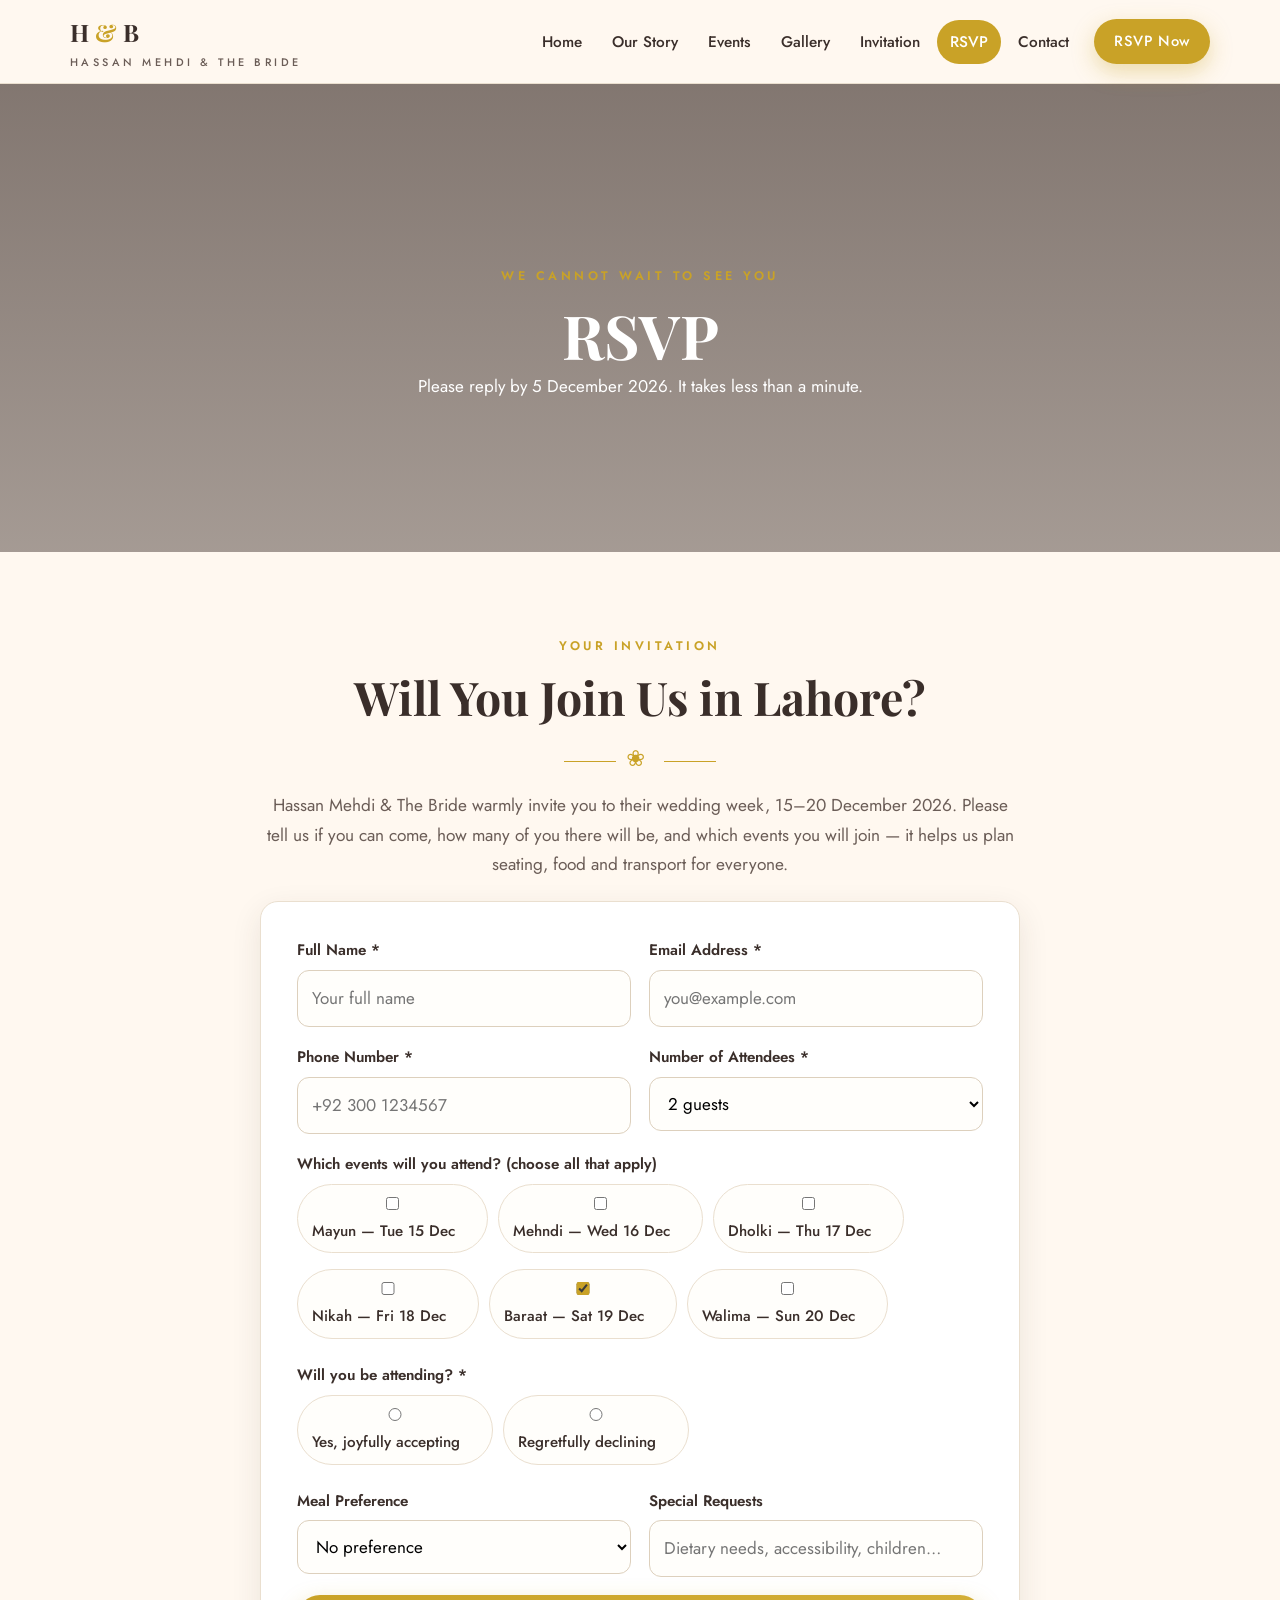
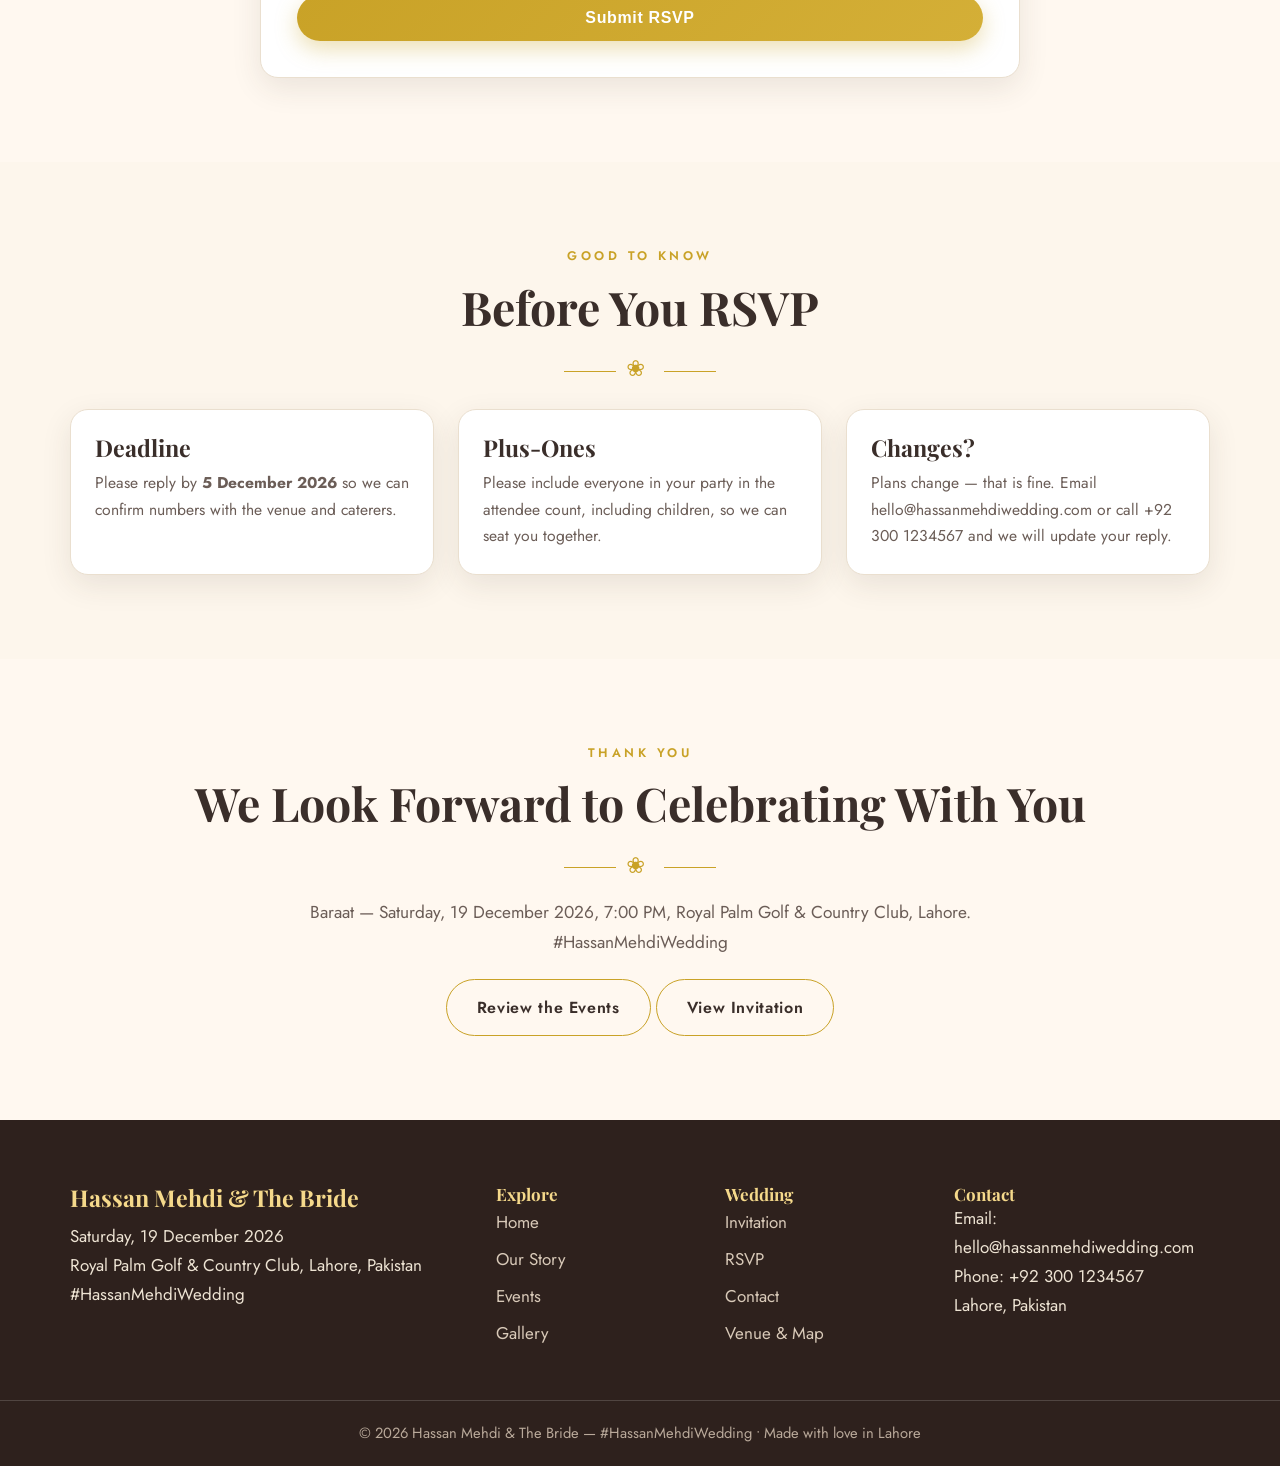
<file: rsvp.html>
<!DOCTYPE html>
<html lang="en">
<head>
<meta charset="utf-8">
<meta name="viewport" content="width=device-width, initial-scale=1">
<title>RSVP — Hassan Mehdi &amp; The Bride Wedding | 19 December 2026</title>
<meta name="description" content="RSVP for the wedding of Hassan Mehdi & The Bride, 15-20 December 2026 in Lahore. Confirm your attendance, choose your events, guests and meal preference.">
<link rel="preconnect" href="https://fonts.googleapis.com"><link rel="preconnect" href="https://fonts.gstatic.com" crossorigin>
<link href="https://fonts.googleapis.com/css2?family=Playfair+Display:ital,wght@0,600;0,700;1,600&family=Jost:wght@400;500;600&display=swap" rel="stylesheet">
<link rel="stylesheet" href="assets/css/style.css">
</head>
<body>
<header class="site-header"><div class="nav-wrap">
<a class="logo" href="index.html">H <span>&amp;</span> B<small>Hassan Mehdi &amp; The Bride</small></a>
<button class="hamburger" id="hamburger" aria-label="Open menu" aria-expanded="false">☰</button>
<nav class="main-nav" id="mainNav" aria-label="Main navigation"><a href="index.html">Home</a><a href="story.html">Our Story</a><a href="events.html">Events</a><a href="gallery.html">Gallery</a><a href="invitation.html">Invitation</a><a href="rsvp.html">RSVP</a><a href="contact.html">Contact</a><a class="btn small nav-cta" href="rsvp.html">RSVP Now</a></nav>
</div></header>
<main>
<section class="page-hero" style="background-image:url('https://images.unsplash.com/photo-1519225421980-715cb0215aed?q=80&w=1600&auto=format&fit=crop')"><div class="hero-inner"><p class="eyebrow">We Cannot Wait to See You</p><h1>RSVP</h1><p>Please reply by 5 December 2026. It takes less than a minute.</p></div></section>

<section class="section"><div class="container">
<p class="eyebrow reveal">Your Invitation</p><h2 class="reveal">Will You Join Us in Lahore?</h2><div class="divider">❀</div>
<p class="lead reveal">Hassan Mehdi &amp; The Bride warmly invite you to their wedding week, 15–20 December 2026. Please tell us if you can come, how many of you there will be, and which events you will join — it helps us plan seating, food and transport for everyone.</p>
<div class="note mt reveal" id="savedRsvp" style="display:none;max-width:760px;margin-left:auto;margin-right:auto"></div>

<form class="form-card mt reveal" id="rsvpForm" novalidate>
<div class="form-row">
<div class="field"><label for="rsvpName">Full Name *</label><input id="rsvpName" name="name" type="text" placeholder="Your full name" autocomplete="name" required><p class="error">Please enter your full name.</p></div>
<div class="field"><label for="rsvpEmail">Email Address *</label><input id="rsvpEmail" name="email" type="email" placeholder="you@example.com" autocomplete="email" required><p class="error">Please enter a valid email address.</p></div>
</div>
<div class="form-row">
<div class="field"><label for="rsvpPhone">Phone Number *</label><input id="rsvpPhone" name="phone" type="tel" placeholder="+92 300 1234567" autocomplete="tel" required><p class="error">Please enter a phone number with at least 10 digits.</p></div>
<div class="field"><label for="rsvpGuests">Number of Attendees *</label><select id="rsvpGuests" name="guests"><option value="1">1 guest</option><option value="2" selected>2 guests</option><option value="3">3 guests</option><option value="4">4 guests</option><option value="5">5 guests</option><option value="6">6 guests</option></select></div>
</div>
<div class="field"><label>Which events will you attend? (choose all that apply)</label><div class="checks">
<label><input type="checkbox" name="rsvpEvents" value="Mayun — Tue 15 Dec"> Mayun — Tue 15 Dec</label>
<label><input type="checkbox" name="rsvpEvents" value="Mehndi — Wed 16 Dec"> Mehndi — Wed 16 Dec</label>
<label><input type="checkbox" name="rsvpEvents" value="Dholki — Thu 17 Dec"> Dholki — Thu 17 Dec</label>
<label><input type="checkbox" name="rsvpEvents" value="Nikah — Fri 18 Dec"> Nikah — Fri 18 Dec</label>
<label><input type="checkbox" name="rsvpEvents" value="Baraat — Sat 19 Dec" checked> Baraat — Sat 19 Dec</label>
<label><input type="checkbox" name="rsvpEvents" value="Walima — Sun 20 Dec"> Walima — Sun 20 Dec</label>
</div></div>
<div class="field" id="attendingField"><label>Will you be attending? *</label><div class="checks">
<label><input type="radio" name="attending" value="yes"> Yes, joyfully accepting</label>
<label><input type="radio" name="attending" value="no"> Regretfully declining</label>
</div><p class="error">Please choose Yes or No.</p></div>
<div class="form-row">
<div class="field"><label for="rsvpMeal">Meal Preference</label><select id="rsvpMeal" name="meal"><option value="">No preference</option><option>Vegetarian</option><option>Non-vegetarian</option><option>Vegan</option><option>Halal — no preference</option></select></div>
<div class="field"><label for="rsvpRequests">Special Requests</label><input id="rsvpRequests" name="requests" type="text" placeholder="Dietary needs, accessibility, children…"></div>
</div>
<button class="btn" type="submit" style="width:100%">Submit RSVP</button>
<div class="success" id="rsvpSuccess" role="status"><strong>Thank you — your RSVP has been received!</strong><p id="rsvpSummary" style="margin-top:8px"></p><p style="margin-top:8px;color:var(--ink-soft)">Your reply is saved on this device. If you need to change it, just submit the form again or email hello@hassanmehdiwedding.com.</p></div>
</form>
</div></section>

<section class="section alt"><div class="container"><p class="eyebrow reveal">Good to Know</p><h2 class="reveal">Before You RSVP</h2><div class="divider">❀</div>
<div class="grid3 mt">
<div class="card reveal"><div class="card-body"><h3>Deadline</h3><p>Please reply by <strong>5 December 2026</strong> so we can confirm numbers with the venue and caterers.</p></div></div>
<div class="card reveal"><div class="card-body"><h3>Plus-Ones</h3><p>Please include everyone in your party in the attendee count, including children, so we can seat you together.</p></div></div>
<div class="card reveal"><div class="card-body"><h3>Changes?</h3><p>Plans change — that is fine. Email hello@hassanmehdiwedding.com or call +92 300 1234567 and we will update your reply.</p></div></div>
</div></div></section>

<section class="section"><div class="container center"><p class="eyebrow reveal">Thank You</p><h2 class="reveal">We Look Forward to Celebrating With You</h2><div class="divider">❀</div><p class="lead reveal">Baraat — Saturday, 19 December 2026, 7:00 PM, Royal Palm Golf &amp; Country Club, Lahore. #HassanMehdiWedding</p><div class="mt"><a class="btn ghost" href="events.html">Review the Events</a> <a class="btn ghost" href="invitation.html">View Invitation</a></div></div></section>
</main>
<footer><div class="foot-grid"><div><h3>Hassan Mehdi &amp; The Bride</h3><p style="margin-top:10px">Saturday, 19 December 2026<br>Royal Palm Golf &amp; Country Club, Lahore, Pakistan<br>#HassanMehdiWedding</p></div><div><h4>Explore</h4><a href="index.html">Home</a><a href="story.html">Our Story</a><a href="events.html">Events</a><a href="gallery.html">Gallery</a></div><div><h4>Wedding</h4><a href="invitation.html">Invitation</a><a href="rsvp.html">RSVP</a><a href="contact.html">Contact</a><a href="events.html">Venue &amp; Map</a></div><div><h4>Contact</h4><p>Email: hello@hassanmehdiwedding.com<br>Phone: +92 300 1234567<br>Lahore, Pakistan</p></div></div><div class="copy">© 2026 Hassan Mehdi &amp; The Bride — #HassanMehdiWedding • Made with love in Lahore</div></footer>
<button class="back-top" id="backTop" aria-label="Back to top">↑</button>
<script src="assets/js/main.js"></script>
</body>
</html>
</file>
<file: assets/css/style.css>
/* Hassan Mehdi — Premium Wedding Website | Shared Stylesheet */
:root{
  --cream:#FFF8F0; --cream2:#FDF6EC; --gold:#C9A227; --gold2:#D4AF37; --gold-light:#E8D5A3;
  --blush:#F7D6D0; --blush2:#E8AFAF; --beige:#EDE3D3; --white:#fff;
  --ink:#3A2E2A; --ink-soft:#6B5D57; --line:#EADFCF;
  --shadow:0 10px 30px rgba(58,46,42,.10); --shadow-lg:0 22px 55px rgba(58,46,42,.16);
  --radius:18px; --max:1180px;
}
*{margin:0;padding:0;box-sizing:border-box}
html{scroll-behavior:smooth}
body{font-family:'Jost',system-ui,-apple-system,'Segoe UI',sans-serif;background:var(--cream);color:var(--ink);line-height:1.7;font-size:17px;overflow-x:hidden}
h1,h2,h3,h4{font-family:'Playfair Display',Georgia,serif;font-weight:700;line-height:1.2;color:var(--ink)}
h2{font-size:clamp(1.9rem,4vw,2.9rem);text-align:center}
h3{font-size:1.45rem}
img{max-width:100%;height:auto;display:block}
a{color:inherit;text-decoration:none}
.container{max-width:var(--max);margin:0 auto;padding:0 20px}
.section{padding:84px 0}
.section.alt{background:var(--cream2)}
.section.blush{background:linear-gradient(180deg,#FDF1EC,#FFF8F0)}
.eyebrow{text-align:center;letter-spacing:.28em;text-transform:uppercase;color:var(--gold);font-size:.78rem;font-weight:600;margin-bottom:12px}
.lead{text-align:center;max-width:760px;margin:14px auto 0;color:var(--ink-soft);font-size:1.08rem}
.divider{text-align:center;color:var(--gold);font-size:1.4rem;letter-spacing:.4em;margin:14px 0 8px}
.divider::before,.divider::after{content:"";display:inline-block;width:52px;height:1px;background:var(--gold);vertical-align:middle;margin:0 10px}
.btn{display:inline-block;background:linear-gradient(135deg,var(--gold),var(--gold2));color:#fff;padding:14px 30px;border-radius:999px;font-weight:600;letter-spacing:.04em;border:0;cursor:pointer;box-shadow:0 8px 22px rgba(201,162,39,.35);transition:.25s;font-size:1rem}
.btn:hover{transform:translateY(-2px);box-shadow:0 14px 28px rgba(201,162,39,.4)}
.btn.ghost{background:transparent;color:var(--ink);border:1.5px solid var(--gold);box-shadow:none}
.btn.ghost:hover{background:#FFF3D6}
.btn.small{padding:10px 20px;font-size:.92rem}
/* Header / Nav */
.site-header{position:sticky;top:0;z-index:100;background:rgba(255,248,240,.96);backdrop-filter:blur(10px);border-bottom:1px solid var(--line)}
.nav-wrap{max-width:var(--max);margin:0 auto;padding:12px 20px;display:flex;align-items:center;justify-content:space-between;gap:16px}
.logo{font-family:'Playfair Display',serif;font-size:1.5rem;font-weight:700}
.logo span{color:var(--gold)}
.logo small{display:block;font-family:'Jost',sans-serif;font-size:.68rem;letter-spacing:.32em;text-transform:uppercase;color:var(--ink-soft);font-weight:500}
.main-nav{display:flex;gap:4px;align-items:center}
.main-nav a{padding:9px 13px;border-radius:999px;font-size:.96rem;font-weight:500;transition:.2s}
.main-nav a:hover{background:#F7EAD0;color:#8A6D00}
.main-nav a.active{background:var(--gold);color:#fff}
.nav-cta{margin-left:8px}
.hamburger{display:none;background:none;border:1px solid var(--gold);border-radius:10px;width:44px;height:42px;font-size:1.3rem;color:var(--ink);cursor:pointer}
/* Hero */
.hero{min-height:92vh;display:flex;align-items:center;justify-content:center;text-align:center;color:#fff;position:relative;background-size:cover;background-position:center}
.hero::before{content:"";position:absolute;inset:0;background:linear-gradient(180deg,rgba(40,25,20,.55),rgba(40,25,20,.35) 55%,rgba(40,25,20,.65))}
.hero-inner{position:relative;z-index:2;max-width:900px;padding:100px 20px 70px}
.hero .eyebrow{color:var(--gold-light)}
.hero h1{font-size:clamp(2.6rem,7vw,5.2rem);color:#fff;text-shadow:0 4px 30px rgba(0,0,0,.35)}
.hero h1 em{color:var(--gold-light);font-style:italic}
.hero p{font-size:1.15rem;color:#FFF3E0;max-width:680px;margin:18px auto}
.hero-date{font-family:'Playfair Display',serif;font-size:1.35rem;letter-spacing:.08em;color:#FFE9B8;margin-top:10px}
.hero-actions{margin-top:28px;display:flex;gap:14px;justify-content:center;flex-wrap:wrap}
.countdown{display:flex;gap:12px;justify-content:center;flex-wrap:wrap;margin-top:36px}
.count-box{background:rgba(255,255,255,.14);border:1px solid rgba(255,255,255,.45);backdrop-filter:blur(6px);border-radius:16px;min-width:96px;padding:16px 10px}
.count-box b{display:block;font-family:'Playfair Display',serif;font-size:2.1rem;line-height:1}
.count-box span{font-size:.78rem;letter-spacing:.18em;text-transform:uppercase}
/* Page hero (inner pages) */
.page-hero{min-height:52vh;display:flex;align-items:center;justify-content:center;text-align:center;color:#fff;position:relative;background-size:cover;background-position:center}
.page-hero::before{content:"";position:absolute;inset:0;background:linear-gradient(180deg,rgba(40,25,20,.58),rgba(40,25,20,.42))}
.page-hero .hero-inner{padding:90px 20px 60px}
.page-hero h1{font-size:clamp(2.2rem,5.5vw,3.8rem);color:#fff}
/* Cards / grids */
.grid2{display:grid;grid-template-columns:1fr 1fr;gap:36px;align-items:center}
.grid3{display:grid;grid-template-columns:repeat(3,1fr);gap:24px}
.grid4{display:grid;grid-template-columns:repeat(4,1fr);gap:20px}
.card{background:#fff;border:1px solid var(--line);border-radius:var(--radius);overflow:hidden;box-shadow:var(--shadow);transition:.3s}
.card:hover{transform:translateY(-5px);box-shadow:var(--shadow-lg)}
.card img{width:100%;height:240px;object-fit:cover;transition:.5s}
.card:hover img{transform:scale(1.05)}
.card-body{padding:24px}
.card-body h3{margin-bottom:8px}
.card-body p{color:var(--ink-soft);font-size:.98rem}
.tag{display:inline-block;background:#FBEED3;color:#8A6D00;font-size:.76rem;letter-spacing:.12em;text-transform:uppercase;font-weight:600;padding:5px 12px;border-radius:999px;margin-bottom:10px}
.round-img{border-radius:var(--radius);box-shadow:var(--shadow-lg);width:100%;height:100%;object-fit:cover}
.frame{border:6px solid #fff;outline:1px solid var(--gold-light);border-radius:20px;overflow:hidden;box-shadow:var(--shadow-lg)}
.quote{font-family:'Playfair Display',serif;font-size:1.5rem;font-style:italic;text-align:center;max-width:820px;margin:0 auto;color:#5A463E}
.quote cite{display:block;font-family:'Jost',sans-serif;font-style:normal;font-size:.9rem;letter-spacing:.2em;text-transform:uppercase;color:var(--gold);margin-top:14px}
/* Timeline */
.timeline{position:relative;max-width:860px;margin:44px auto 0;padding-left:28px}
.timeline::before{content:"";position:absolute;left:10px;top:0;bottom:0;width:2px;background:linear-gradient(var(--gold),var(--blush2))}
.timeline-item{position:relative;padding:0 0 36px 28px}
.timeline-item::before{content:"";position:absolute;left:-28px;top:6px;width:18px;height:18px;border-radius:50%;background:var(--gold);border:4px solid #fff;box-shadow:0 0 0 2px var(--gold)}
.timeline-item h3{margin-bottom:4px}
.timeline-item .when{color:var(--gold);font-weight:600;letter-spacing:.12em;text-transform:uppercase;font-size:.82rem}
/* Events */
.event-row{display:grid;grid-template-columns:1fr 1fr;gap:0;background:#fff;border:1px solid var(--line);border-radius:var(--radius);overflow:hidden;box-shadow:var(--shadow);margin-bottom:28px}
.event-row:nth-child(even) .event-img{order:2}
.event-img img{width:100%;height:100%;min-height:320px;object-fit:cover}
.event-body{padding:34px}
.event-body ul{margin:14px 0 0 18px;color:var(--ink-soft)}
.schedule{width:100%;border-collapse:collapse;background:#fff;border-radius:14px;overflow:hidden;box-shadow:var(--shadow)}
.schedule th{background:var(--gold);color:#fff;padding:14px;text-align:left;font-family:'Playfair Display',serif}
.schedule td{padding:14px;border-bottom:1px solid var(--line)}
.schedule tr:last-child td{border-bottom:0}
/* Gallery */
.filters{display:flex;gap:10px;justify-content:center;flex-wrap:wrap;margin:30px 0}
.filter-btn{border:1.5px solid var(--gold);background:#fff;color:var(--ink);padding:9px 18px;border-radius:999px;cursor:pointer;font-size:.92rem;font-weight:500}
.filter-btn.active,.filter-btn:hover{background:var(--gold);color:#fff}
.masonry{columns:3;column-gap:18px}
.masonry figure{break-inside:avoid;margin:0 0 18px;border-radius:16px;overflow:hidden;position:relative;cursor:pointer;box-shadow:var(--shadow)}
.masonry img{width:100%;transition:.45s}
.masonry figure:hover img{transform:scale(1.06)}
.masonry figcaption{position:absolute;left:0;right:0;bottom:0;padding:28px 16px 12px;background:linear-gradient(transparent,rgba(0,0,0,.72));color:#fff;font-size:.92rem}
.hidden{display:none!important}
/* Lightbox */
.lightbox{position:fixed;inset:0;background:rgba(20,12,10,.92);z-index:200;display:none;align-items:center;justify-content:center;flex-direction:column;padding:20px}
.lightbox.open{display:flex}
.lightbox img{max-width:min(92vw,1000px);max-height:78vh;border-radius:12px;box-shadow:0 20px 60px rgba(0,0,0,.5)}
.lightbox p{color:#fff;margin-top:14px}
.lb-btn{position:absolute;background:rgba(255,255,255,.16);color:#fff;border:1px solid rgba(255,255,255,.5);width:48px;height:48px;border-radius:50%;font-size:1.4rem;cursor:pointer}
.lb-close{top:20px;right:20px}.lb-prev{left:18px;top:50%}.lb-next{right:18px;top:50%}
/* Invitation card */
.invite-card{max-width:760px;margin:0 auto;background:#fffdf7;border:3px double var(--gold);border-radius:8px;padding:52px 42px;text-align:center;box-shadow:var(--shadow-lg);position:relative}
.invite-card::before{content:"❀";position:absolute;top:14px;left:18px;color:var(--blush2);font-size:1.6rem}
.invite-card::after{content:"❀";position:absolute;bottom:14px;right:18px;color:var(--blush2);font-size:1.6rem}
.invite-card h2{font-size:clamp(2rem,5vw,3rem)}
.invite-card .names{font-size:clamp(1.8rem,4.5vw,2.6rem);color:#8A6D00;margin:14px 0}
.invite-card hr{width:120px;margin:20px auto;border:0;border-top:1px solid var(--gold)}
/* Forms */
.form-card{max-width:760px;margin:0 auto;background:#fff;border:1px solid var(--line);border-radius:var(--radius);padding:36px;box-shadow:var(--shadow)}
.form-row{display:grid;grid-template-columns:1fr 1fr;gap:18px}
.field{margin-bottom:18px}
.field label{display:block;font-weight:600;margin-bottom:6px;font-size:.95rem}
.field input,.field select,.field textarea{width:100%;padding:13px 14px;border:1.5px solid #DDD0BD;border-radius:12px;font:inherit;background:#FFFEFB}
.field input:focus,.field select:focus,.field textarea:focus{outline:2px solid var(--gold-light);border-color:var(--gold)}
.field .error{color:#B3261E;font-size:.85rem;margin-top:4px;display:none}
.field.invalid input,.field.invalid select,.field.invalid textarea{border-color:#B3261E}
.field.invalid .error{display:block}
.checks{display:flex;flex-wrap:wrap;gap:10px}
.checks label{border:1.5px solid var(--line);border-radius:999px;padding:8px 14px;font-weight:500;cursor:pointer;background:#FFFEFB}
.checks input{accent-color:var(--gold)}
.success{background:#EAF7E8;border:1px solid #9ED69A;color:#205E1B;border-radius:14px;padding:20px;margin-top:20px;display:none}
.success.show{display:block}
.note{background:#FFF3D6;border:1px solid var(--gold-light);border-radius:12px;padding:16px 18px;color:#6B4E00;font-size:.95rem}
/* FAQ */
.faq{max-width:820px;margin:0 auto}
.faq-item{background:#fff;border:1px solid var(--line);border-radius:14px;margin-bottom:12px;overflow:hidden}
.faq-q{width:100%;text-align:left;background:none;border:0;padding:18px 20px;font:inherit;font-weight:600;font-size:1.05rem;cursor:pointer;display:flex;justify-content:space-between;gap:12px}
.faq-a{padding:0 20px 18px;color:var(--ink-soft);display:none}
.faq-item.open .faq-a{display:block}
.faq-item.open .faq-q{color:#8A6D00}
/* Testimonials, misc */
.testi{background:#fff;border-radius:var(--radius);padding:28px;box-shadow:var(--shadow);border-top:4px solid var(--gold)}
.testi p{font-style:italic;color:var(--ink-soft)}
.testi b{display:block;margin-top:14px;color:var(--gold)}
.map{width:100%;height:420px;border:0;border-radius:var(--radius);box-shadow:var(--shadow)}
.socials{display:flex;gap:12px;justify-content:center;flex-wrap:wrap}
.socials a{border:1.5px solid var(--gold);border-radius:999px;padding:10px 20px;font-weight:600}
.socials a:hover{background:var(--gold);color:#fff}
.reveal{opacity:0;transform:translateY(26px);transition:opacity .7s ease,transform .7s ease}
.reveal.visible{opacity:1;transform:none}
.back-top{position:fixed;right:20px;bottom:20px;z-index:90;width:48px;height:48px;border-radius:50%;border:0;background:var(--gold);color:#fff;font-size:1.3rem;cursor:pointer;box-shadow:var(--shadow-lg);display:none}
.back-top.show{display:block}
footer{background:#2E211D;color:#EDE3D3;padding:64px 0 0}
footer h3,footer h4{color:#F5D98B}
.foot-grid{display:grid;grid-template-columns:2fr 1fr 1fr 1.3fr;gap:32px;max-width:var(--max);margin:0 auto;padding:0 20px}
footer a{display:block;padding:4px 0;color:#D8C9B8}
footer a:hover{color:#fff}
.copy{border-top:1px solid rgba(255,255,255,.16);text-align:center;padding:20px;margin-top:48px;color:#B9A99A;font-size:.92rem}
.center{text-align:center}
.mt{margin-top:22px}.mb{margin-bottom:22px}
/* Responsive */
@media(max-width:1024px){.grid4{grid-template-columns:repeat(2,1fr)}.masonry{columns:2}.foot-grid{grid-template-columns:1fr 1fr}}
@media(max-width:768px){
  .hamburger{display:block}
  .main-nav{display:none;position:absolute;top:100%;left:0;right:0;background:var(--cream);flex-direction:column;align-items:stretch;padding:12px 20px 18px;border-bottom:1px solid var(--line);box-shadow:var(--shadow)}
  .main-nav.open{display:flex}
  .main-nav a{padding:12px 10px}
  .nav-cta{margin:8px 0 0}
  .grid2,.grid3,.event-row,.form-row{grid-template-columns:1fr}
  .event-row:nth-child(even) .event-img{order:0}
  .section{padding:60px 0}
  .count-box{min-width:72px}.count-box b{font-size:1.6rem}
  .invite-card{padding:36px 22px}
  .form-card{padding:26px 20px}
  .masonry{columns:2}
}
@media(max-width:480px){
  body{font-size:16px}
  .grid4{grid-template-columns:1fr}
  .masonry{columns:1}
  .foot-grid{grid-template-columns:1fr}
  .hero-actions .btn{width:100%;text-align:center}
  .countdown{gap:8px}
}
@media print{
  .site-header,.hero-actions,.back-top,.no-print{display:none!important}
  body{background:#fff}
  .invite-card{box-shadow:none}
}
</file>
